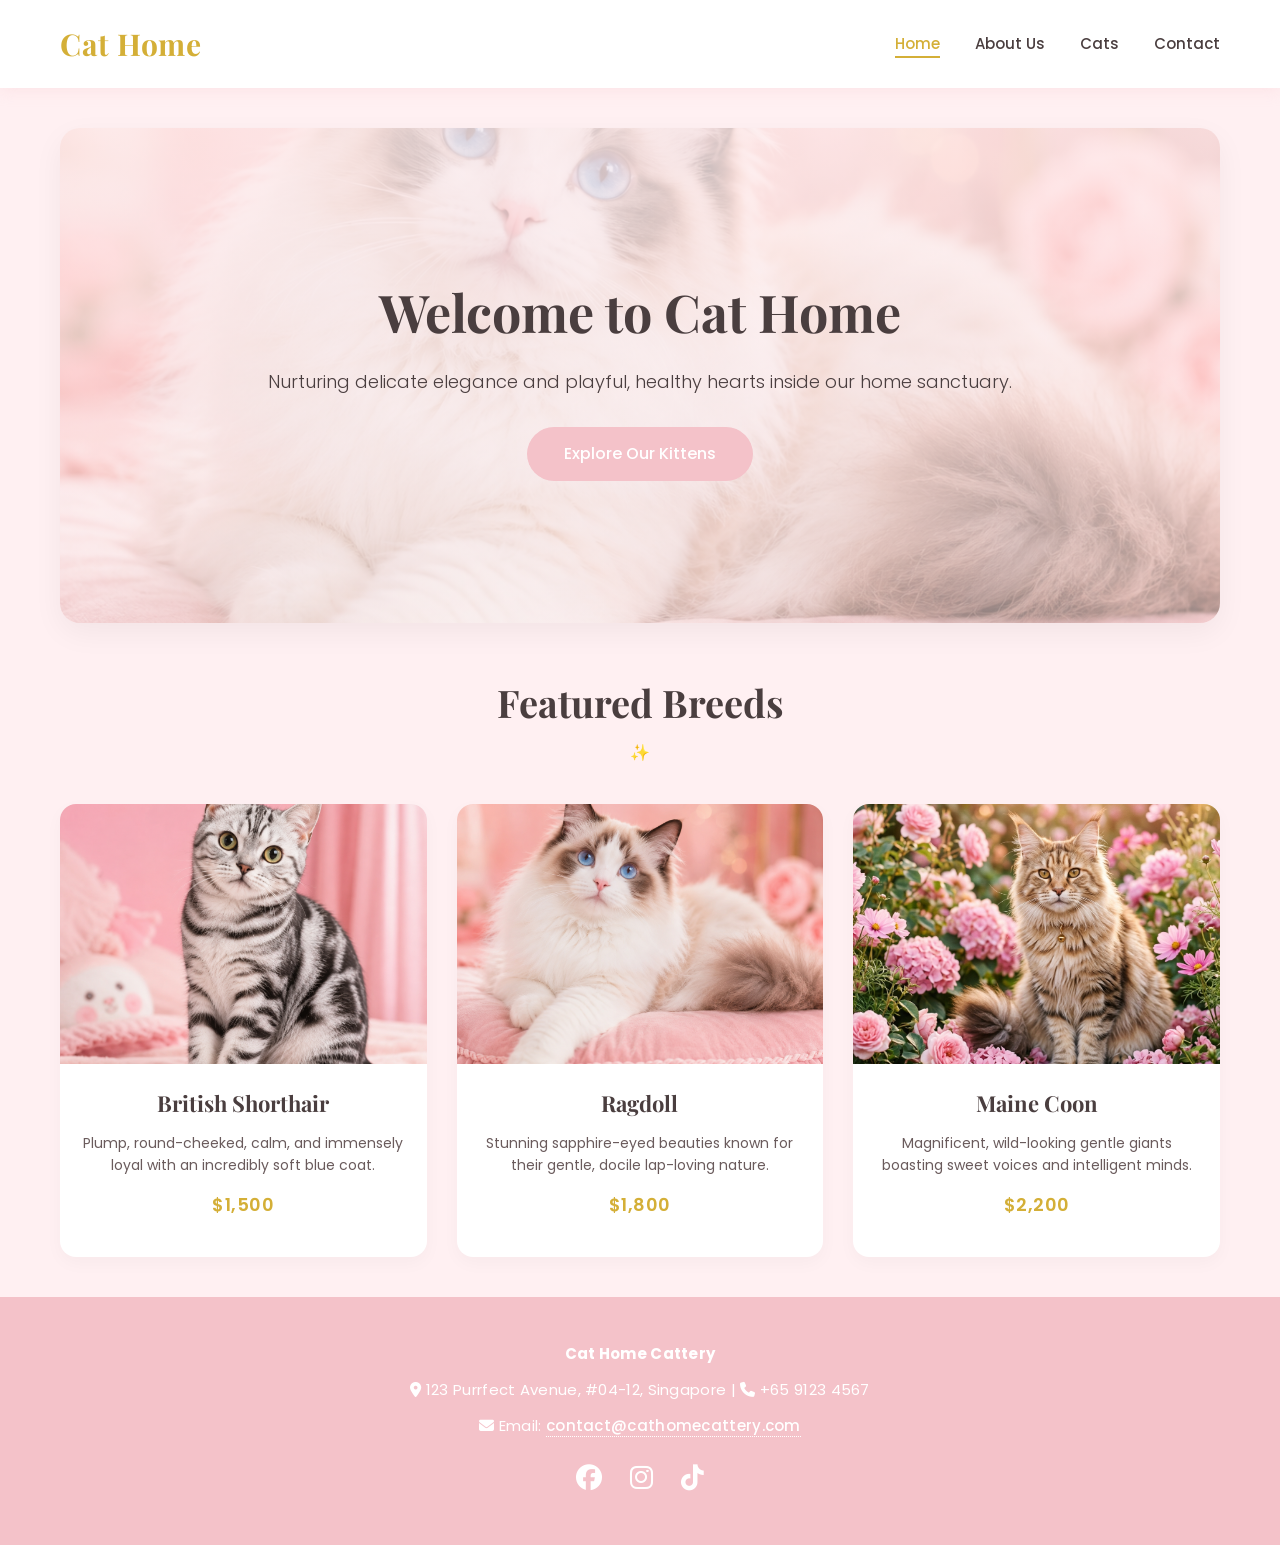
<file: index.html>
<!DOCTYPE html>
<html lang="en">
<head>
    <meta charset="UTF-8">
    <meta name="viewport" content="width=device-width, initial-scale=1.0">
    <title>Cat Home Cattery | Luxury Feline Companions</title>
    <link rel="stylesheet" href="style.css">
    <link rel="stylesheet" href="https://cdnjs.cloudflare.com/ajax/libs/font-awesome/6.5.1/css/all.min.css">
</head>
<body>

    <header>
        <div class="nav-container">
            <div class="logo">
                <h1>Cat Home</h1>
            </div>
            <nav>
                <ul>
                    <li><a href="index.html" class="active">Home</a></li>
                    <li><a href="aboutus.html">About Us</a></li>
                    <li><a href="products.html">Cats</a></li>
                    <li><a href="contactus.html">Contact</a></li>
                </ul>
            </nav>
        </div>
    </header>

    <main>
        <section class="hero">
            <div class="hero-content">
                <h2>Welcome to Cat Home</h2>
                <p>Nurturing delicate elegance and playful, healthy hearts inside our home sanctuary.</p>
                <a href="products.html" class="btn-rounded">Explore Our Kittens</a>
            </div>
        </section>

        <section>
            <h2 class="section-title">Featured Breeds</h2>
            <div class="grid-3-col">
                
                <article class="product-card">
                    <img src="Images/American Shorthair silver tabby cat.png" alt="British Shorthair Blue Cat">
                    <div class="product-card-body">
                        <h3>British Shorthair</h3>
                        <p>Plump, round-cheeked, calm, and immensely loyal with an incredibly soft blue coat.</p>
                        <p class="price">$1,500</p>
                    </div>
                </article>

                <article class="product-card">
                    <img src="Images/Ragdoll cat.png" alt="Ragdoll Cat">
                    <div class="product-card-body">
                        <h3>Ragdoll</h3>
                        <p>Stunning sapphire-eyed beauties known for their gentle, docile lap-loving nature.</p>
                        <p class="price">$1,800</p>
                    </div>
                </article>

                <article class="product-card">
                    <img src="Images/Maine Coon cat.png" alt="Maine Coon Cat">
                    <div class="product-card-body">
                        <h3>Maine Coon</h3>
                        <p>Magnificent, wild-looking gentle giants boasting sweet voices and intelligent minds.</p>
                        <p class="price">$2,200</p>
                    </div>
                </article>

            </div>
        </section>
    </main>

    <footer>
        <div class="footer-inner">
            <p><strong>Cat Home Cattery</strong></p>
            <p><i class="fas fa-map-marker-alt"></i> 123 Purrfect Avenue, #04-12, Singapore | <i class="fas fa-phone"></i> +65 9123 4567</p>
            <p><i class="fas fa-envelope"></i> Email: <a href="mailto:contact@cathomecattery.com">contact@cathomecattery.com</a></p>
            <div class="social-strip">
                <a href="#" target="_blank"><i class="fab fa-facebook"></i></a>
                <a href="#" target="_blank"><i class="fab fa-instagram"></i></a>
                <a href="#" target="_blank"><i class="fab fa-tiktok"></i></a>
            </div>
        </div>
    </footer>

</body>
</html>
</file>
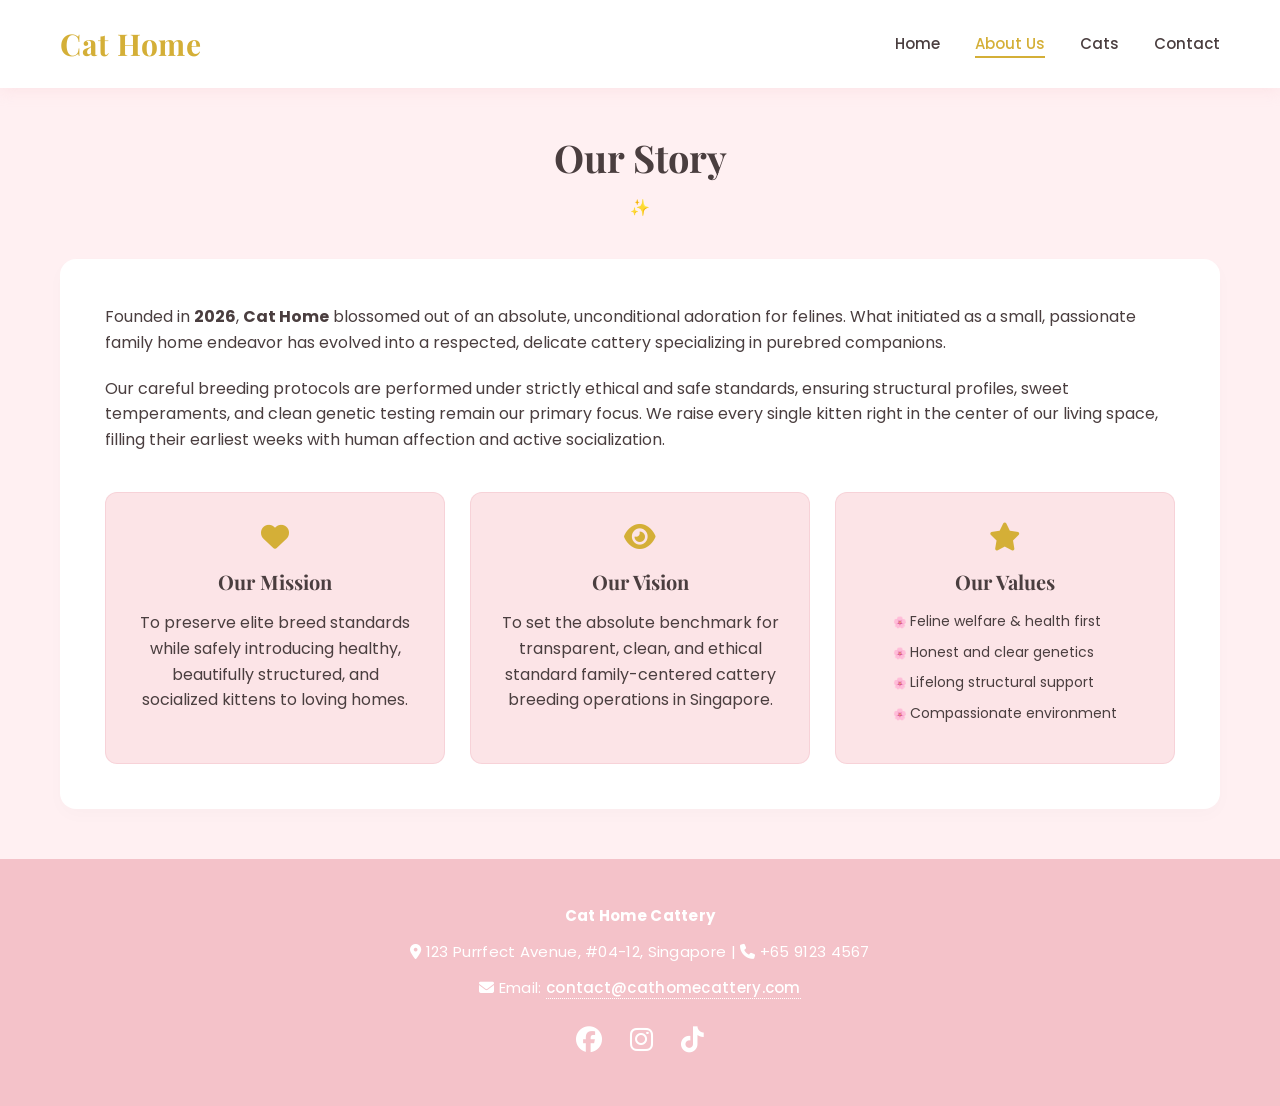
<file: aboutus.html>
<!DOCTYPE html>
<html lang="en">
<head>
    <meta charset="UTF-8">
    <meta name="viewport" content="width=device-width, initial-scale=1.0">
    <title>About Us | Cat Home Cattery</title>
    <link rel="stylesheet" href="style.css">
    <link rel="stylesheet" href="https://cdnjs.cloudflare.com/ajax/libs/font-awesome/6.5.1/css/all.min.css">
</head>
<body>

    <header>
        <div class="nav-container">
            <div class="logo">
                <h1>Cat Home</h1>
            </div>
            <nav>
                <ul>
                    <li><a href="index.html">Home</a></li>
                    <li><a href="aboutus.html" class="active">About Us</a></li>
                    <li><a href="products.html">Cats</a></li>
                    <li><a href="contactus.html">Contact</a></li>
                </ul>
            </nav>
        </div>
    </header>

    <main>
        <h2 class="section-title">Our Story</h2>
        
        <div class="story-wrapper">
            <p>Founded in <strong>2026</strong>, <strong>Cat Home</strong> blossomed out of an absolute, unconditional adoration for felines. What initiated as a small, passionate family home endeavor has evolved into a respected, delicate cattery specializing in purebred companions.</p>
            <p>Our careful breeding protocols are performed under strictly ethical and safe standards, ensuring structural profiles, sweet temperaments, and clean genetic testing remain our primary focus. We raise every single kitten right in the center of our living space, filling their earliest weeks with human affection and active socialization.</p>
            
            <div class="mvv-layout">
                <div class="mvv-card">
                    <i class="fas fa-heart"></i>
                    <h3>Our Mission</h3>
                    <p>To preserve elite breed standards while safely introducing healthy, beautifully structured, and socialized kittens to loving homes.</p>
                </div>
                <div class="mvv-card">
                    <i class="fas fa-eye"></i>
                    <h3>Our Vision</h3>
                    <p>To set the absolute benchmark for transparent, clean, and ethical standard family-centered cattery breeding operations in Singapore.</p>
                </div>
                <div class="mvv-card">
                    <i class="fas fa-star"></i>
                    <h3>Our Values</h3>
                    <ul>
                        <li>Feline welfare & health first</li>
                        <li>Honest and clear genetics</li>
                        <li>Lifelong structural support</li>
                        <li>Compassionate environment</li>
                    </ul>
                </div>
            </div>
        </div>
    </main>

    <footer>
        <div class="footer-inner">
            <p><strong>Cat Home Cattery</strong></p>
            <p><i class="fas fa-map-marker-alt"></i> 123 Purrfect Avenue, #04-12, Singapore | <i class="fas fa-phone"></i> +65 9123 4567</p>
            <p><i class="fas fa-envelope"></i> Email: <a href="mailto:contact@cathomecattery.com">contact@cathomecattery.com</a></p>
            <div class="social-strip">
                <a href="#" target="_blank"><i class="fab fa-facebook"></i></a>
                <a href="#" target="_blank"><i class="fab fa-instagram"></i></a>
                <a href="#" target="_blank"><i class="fab fa-tiktok"></i></a>
            </div>
        </div>
    </footer>

</body>
</html>
</file>
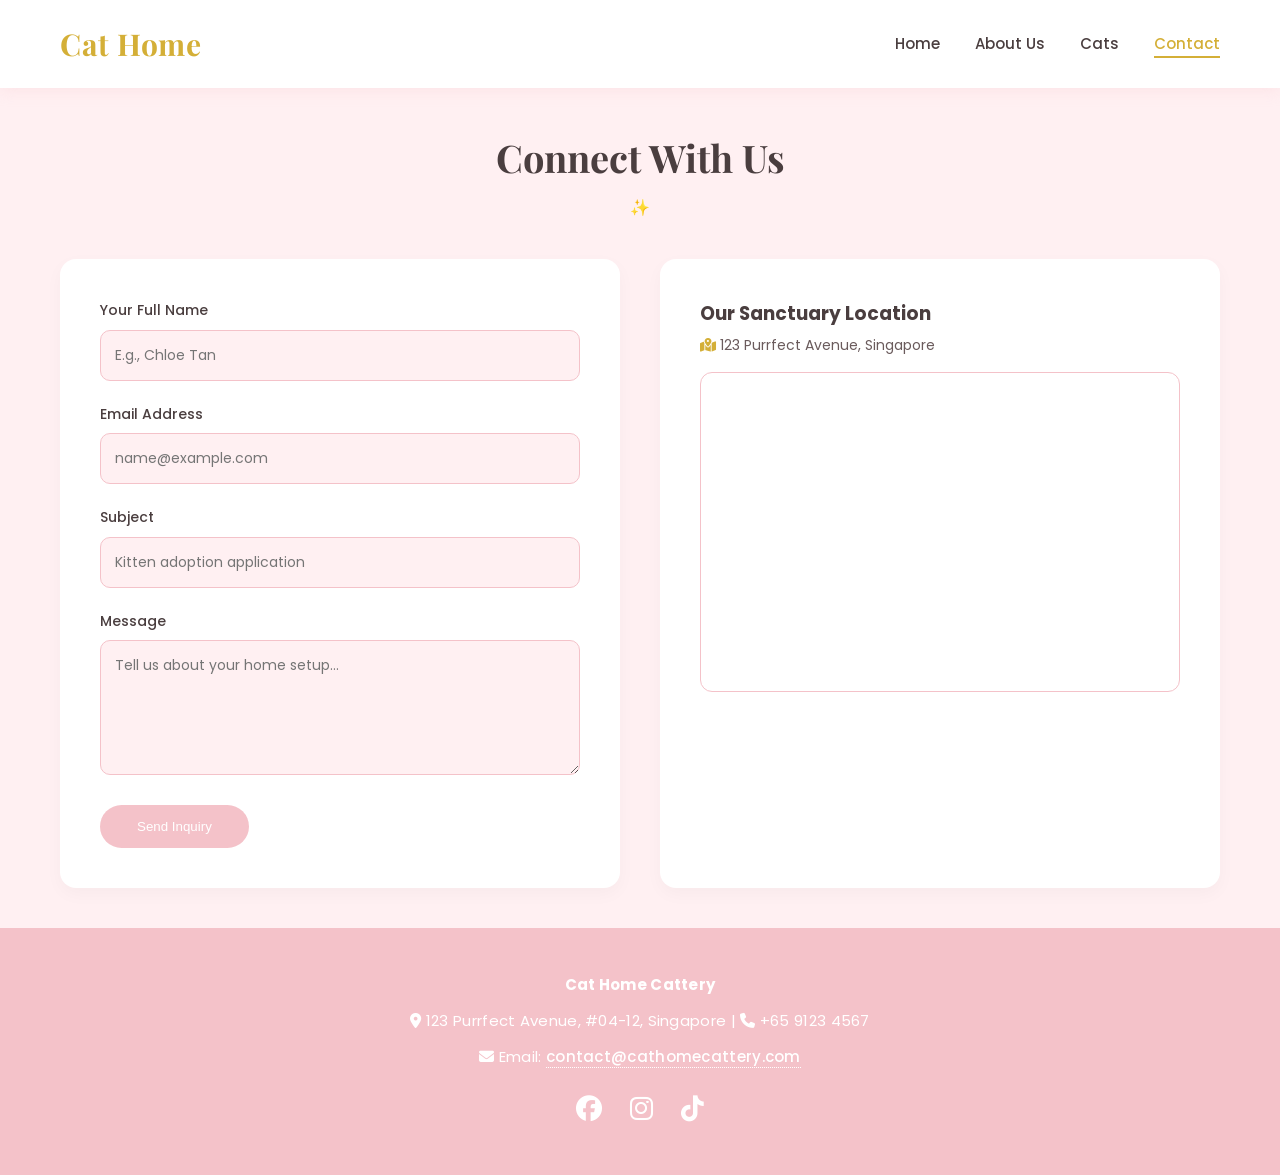
<file: contactus.html>
<!DOCTYPE html>
<html lang="en">
<head>
    <meta charset="UTF-8">
    <meta name="viewport" content="width=device-width, initial-scale=1.0">
    <title>Contact Us | Cat Home Cattery</title>
    <link rel="stylesheet" href="style.css">
    <link rel="stylesheet" href="https://cdnjs.cloudflare.com/ajax/libs/font-awesome/6.5.1/css/all.min.css">
</head>
<body>

    <header>
        <div class="nav-container">
            <div class="logo">
                <h1>Cat Home</h1>
            </div>
            <nav>
                <ul>
                    <li><a href="index.html">Home</a></li>
                    <li><a href="aboutus.html">About Us</a></li>
                    <li><a href="products.html">Cats</a></li>
                    <li><a href="contactus.html" class="active">Contact</a></li>
                </ul>
            </nav>
        </div>
    </header>

    <main>
        <h2 class="section-title">Connect With Us</h2>
        
        <div class="contact-split-view">
            <section class="form-card">
                <form action="#" method="POST">
                    <div class="input-container">
                        <label for="full-name">Your Full Name</label>
                        <input type="text" id="full-name" name="name" placeholder="E.g., Chloe Tan" required>
                    </div>
                    <div class="input-container">
                        <label for="email-address">Email Address</label>
                        <input type="email" id="email-address" name="email" placeholder="name@example.com" required>
                    </div>
                    <div class="input-container">
                        <label for="msg-subject">Subject</label>
                        <input type="text" id="msg-subject" name="subject" placeholder="Kitten adoption application" required>
                    </div>
                    <div class="input-container">
                        <label for="user-message">Message</label>
                        <textarea id="user-message" name="message" rows="5" placeholder="Tell us about your home setup..." required></textarea>
                    </div>
                    <button type="submit" class="btn-rounded">Send Inquiry</button>
                </form>
            </section>

            <section class="map-card">
                <h3>Our Sanctuary Location</h3>
                <p style="font-size: 14px; margin-top: 5px; color: #6a5b5c;">
                    <i class="fas fa-map-marked-alt" style="color: var(--elegant-gold);"></i> 
                    123 Purrfect Avenue, Singapore
                </p>
                <div class="map-wrapper">
                    <iframe src="https://maps.google.com/maps?q=123%20Purrfect%20Avenue,%20Singapore&t=&z=13&ie=UTF8&iwloc=&output=embed"></iframe>
                </div>
            </section>
        </div>
    </main>

    <footer>
        <div class="footer-inner">
            <p><strong>Cat Home Cattery</strong></p>
            <p><i class="fas fa-map-marker-alt"></i> 123 Purrfect Avenue, #04-12, Singapore | <i class="fas fa-phone"></i> +65 9123 4567</p>
            <p><i class="fas fa-envelope"></i> Email: <a href="mailto:contact@cathomecattery.com">contact@cathomecattery.com</a></p>
            <div class="social-strip">
                <a href="#" target="_blank"><i class="fab fa-facebook"></i></a>
                <a href="#" target="_blank"><i class="fab fa-instagram"></i></a>
                <a href="#" target="_blank"><i class="fab fa-tiktok"></i></a>
            </div>
        </div>
    </footer>

</body>
</html>
</file>
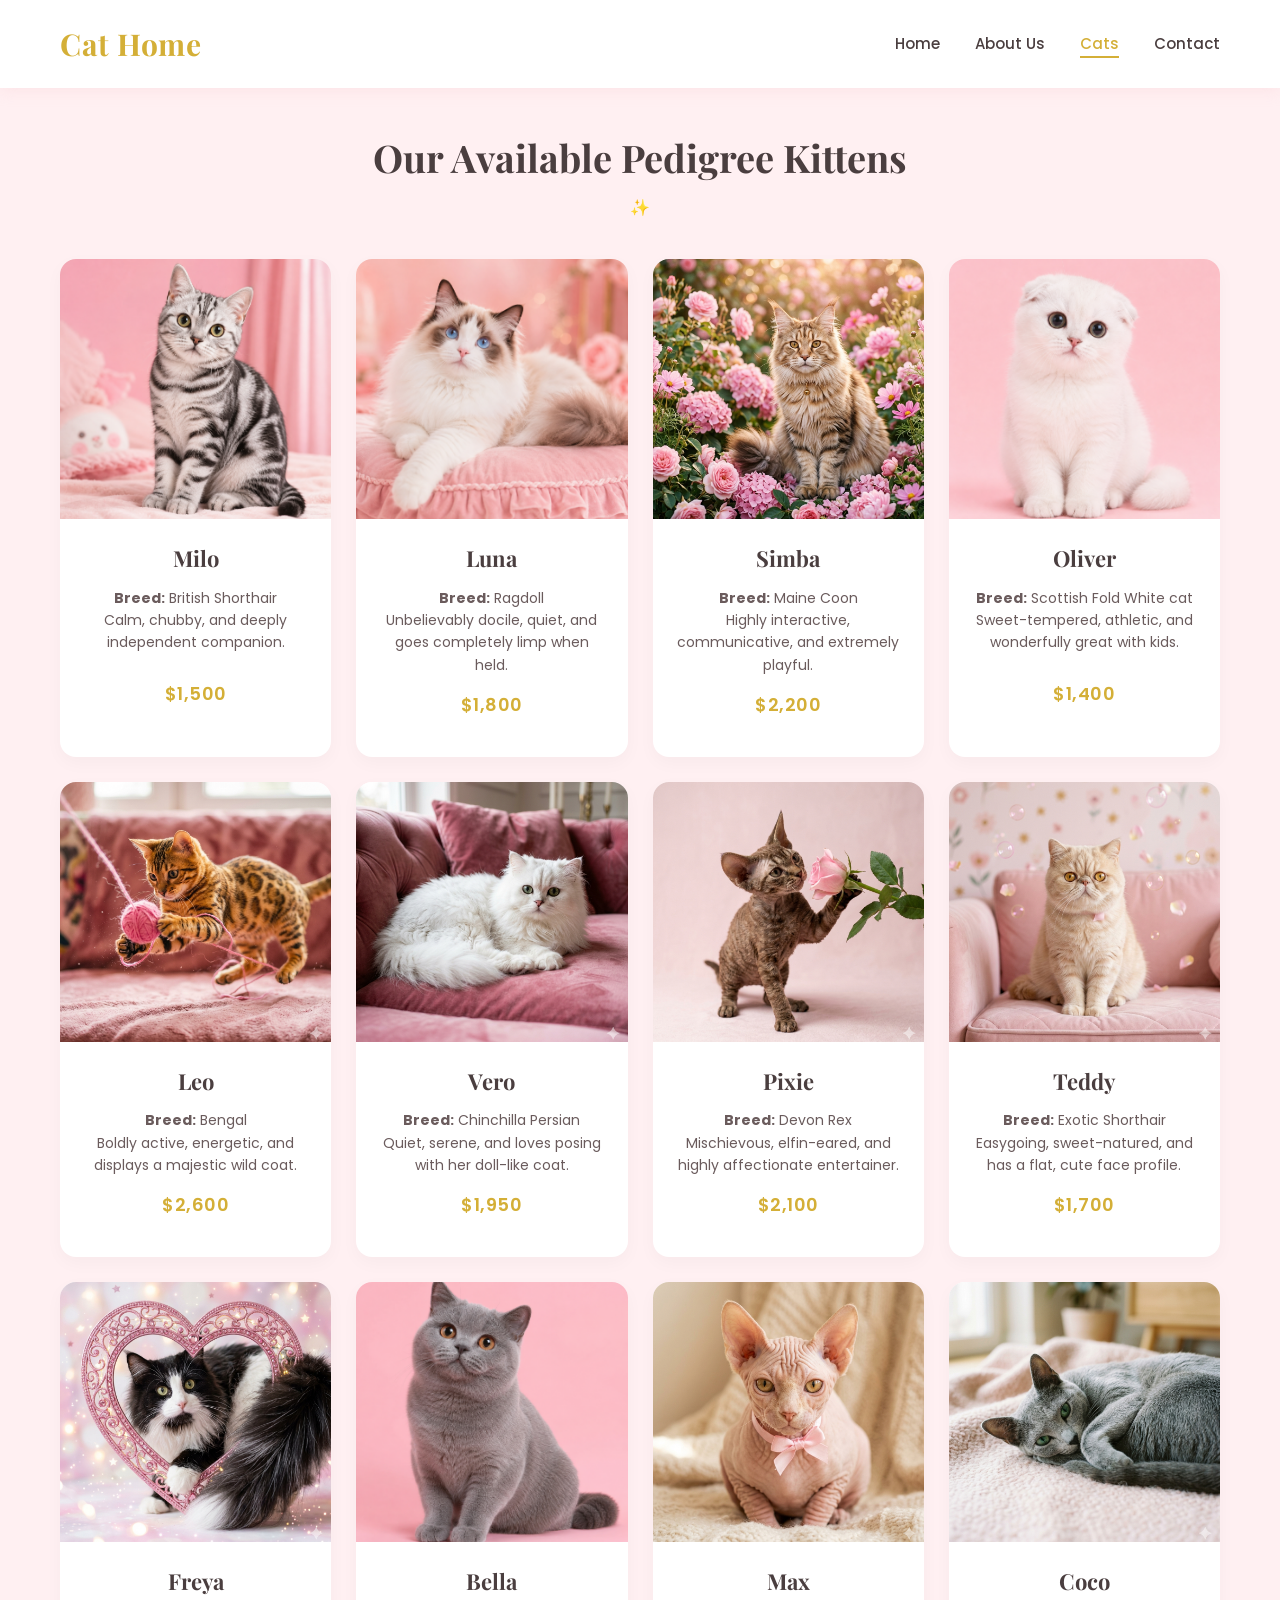
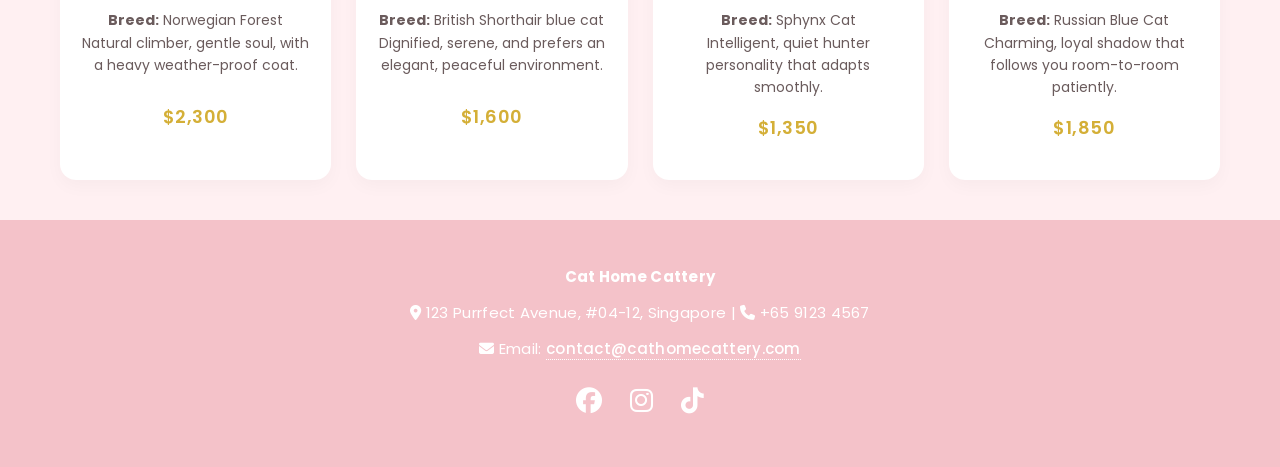
<file: products.html>
<!DOCTYPE html>
<html lang="en">
<head>
    <meta charset="UTF-8">
    <meta name="viewport" content="width=device-width, initial-scale=1.0">
    <title>Our Cats | Cat Home Cattery</title>
    <link rel="stylesheet" href="style.css">
    <link rel="stylesheet" href="https://cdnjs.cloudflare.com/ajax/libs/font-awesome/6.5.1/css/all.min.css">
</head>
<body>

    <header>
        <div class="nav-container">
            <div class="logo">
                <h1>Cat Home</h1>
            </div>
            <nav>
                <ul>
                    <li><a href="index.html">Home</a></li>
                    <li><a href="aboutus.html">About Us</a></li>
                    <li><a href="products.html" class="active">Cats</a></li>
                    <li><a href="contactus.html">Contact</a></li>
                </ul>
            </nav>
        </div>
    </header>

    <main>
        <h2 class="section-title">Our Available Pedigree Kittens</h2>
        
        <div class="grid-4-col">
            
            <article class="product-card">
                <img src="Images/American Shorthair silver tabby cat.png" alt="British Shorthair">
                <div class="product-card-body">
                    <h3>Milo</h3>
                    <p><strong>Breed:</strong> British Shorthair<br>Calm, chubby, and deeply independent companion.</p>
                    <p class="price">$1,500</p>
                </div>
            </article>

            <article class="product-card">
                <img src="Images/Ragdoll cat.png" alt="Ragdoll">
                <div class="product-card-body">
                    <h3>Luna</h3>
                    <p><strong>Breed:</strong> Ragdoll<br>Unbelievably docile, quiet, and goes completely limp when held.</p>
                    <p class="price">$1,800</p>
                </div>
            </article>

            <article class="product-card">
                <img src="Images/Maine Coon cat.png" alt="Maine Coon">
                <div class="product-card-body">
                    <h3>Simba</h3>
                    <p><strong>Breed:</strong> Maine Coon<br>Highly interactive, communicative, and extremely playful.</p>
                    <p class="price">$2,200</p>
                </div>
            </article>

            <article class="product-card">
                <img src="Images/Scottish Fold white cat.png" alt="Scottish Fold White cat">
                <div class="product-card-body">
                    <h3>Oliver</h3>
                    <p><strong>Breed:</strong> Scottish Fold White cat<br>Sweet-tempered, athletic, and wonderfully great with kids.</p>
                    <p class="price">$1,400</p>
                </div>
            </article>

            <article class="product-card">
                <img src="Images/Bengal cat.png" alt="Bengal">
                <div class="product-card-body">
                    <h3>Leo</h3>
                    <p><strong>Breed:</strong> Bengal<br>Boldly active, energetic, and displays a majestic wild coat.</p>
                    <p class="price">$2,600</p>
                </div>
            </article>

            <article class="product-card">
                <img src="Images/Chinchilla Persian cat.png" alt="Chinchilla Persian">
                <div class="product-card-body">
                    <h3>Vero</h3>
                    <p><strong>Breed:</strong> Chinchilla Persian<br>Quiet, serene, and loves posing with her doll-like coat.</p>
                    <p class="price">$1,950</p>
                </div>
            </article>

            <article class="product-card">
                <img src="Images/Devon Rex brown cat.png" alt="Devon Rex">
                <div class="product-card-body">
                    <h3>Pixie</h3>
                    <p><strong>Breed:</strong> Devon Rex<br>Mischievous, elfin-eared, and highly affectionate entertainer.</p>
                    <p class="price">$2,100</p>
                </div>
            </article>

            <article class="product-card">
                <img src="Images/Exotic Shorthair cream color.png" alt="Exotic Shorthair">
                <div class="product-card-body">
                    <h3>Teddy</h3>
                    <p><strong>Breed:</strong> Exotic Shorthair<br>Easygoing, sweet-natured, and has a flat, cute face profile.</p>
                    <p class="price">$1,700</p>
                </div>
            </article>

            <article class="product-card">
                <img src="Images/Norwegian Forest cat.png" alt="Norwegian Forest Cat">
                <div class="product-card-body">
                    <h3>Freya</h3>
                    <p><strong>Breed:</strong> Norwegian Forest<br>Natural climber, gentle soul, with a heavy weather-proof coat.</p>
                    <p class="price">$2,300</p>
                </div>
            </article>

            <article class="product-card">
                <img src="Images/British Shorthair blue cat.png" alt="British Shorthair blue cat">
                <div class="product-card-body">
                    <h3>Bella</h3>
                    <p><strong>Breed:</strong> British Shorthair blue cat<br>Dignified, serene, and prefers an elegant, peaceful environment.</p>
                    <p class="price">$1,600</p>
                </div>
            </article>

            <article class="product-card">
                <img src="Images/Sphynx cat.png" alt="Sphynx Cat">
                <div class="product-card-body">
                    <h3>Max</h3>
                    <p><strong>Breed:</strong> Sphynx Cat<br>Intelligent, quiet hunter personality that adapts smoothly.</p>
                    <p class="price">$1,350</p>
                </div>
            </article>

            <article class="product-card">
                <img src="Images/Russian Blue cat.png" alt="Russian Blue Cat">
                <div class="product-card-body">
                    <h3>Coco</h3>
                    <p><strong>Breed:</strong> Russian Blue Cat<br>Charming, loyal shadow that follows you room-to-room patiently.</p>
                    <p class="price">$1,850</p>
                </div>
            </article>

        </div>
    </main>

    <footer>
        <div class="footer-inner">
            <p><strong>Cat Home Cattery</strong></p>
            <p><i class="fas fa-map-marker-alt"></i> 123 Purrfect Avenue, #04-12, Singapore | <i class="fas fa-phone"></i> +65 9123 4567</p>
            <p><i class="fas fa-envelope"></i> Email: <a href="mailto:contact@cathomecattery.com">contact@cathomecattery.com</a></p>
            <div class="social-strip">
                <a href="#" target="_blank"><i class="fab fa-facebook"></i></a>
                <a href="#" target="_blank"><i class="fab fa-instagram"></i></a>
                <a href="#" target="_blank"><i class="fab fa-tiktok"></i></a>
            </div>
        </div>
    </footer>

</body>
</html>
</file>
<file: style.css>
/* ==========================================================================
   1. FONTS & ROOT DESIGN SYSTEM (Pink, White, Gold)
   ========================================================================== */
@import url('https://fonts.googleapis.com/css2?family=Playfair+Display:ital,wght@0,400..700;1,400..700&family=Poppins:wght@300;400;500;600&display=swap');

:root {
    --bg-light-pink: #FFF0F2;
    --card-pink-accent: #FCE4E7;
    --theme-dark-pink: #F4C2C9;
    --elegant-gold: #D4AF37;
    --text-charcoal: #4A3E3F;
    --pure-white: #FFFFFF;
    --font-serif-heading: 'Playfair Display', serif;
    --font-sans-body: 'Poppins', sans-serif;
}

* {
    margin: 0;
    padding: 0;
    box-sizing: border-box;
}

body {
    font-family: var(--font-sans-body);
    color: var(--text-charcoal);
    background-color: var(--bg-light-pink);
    line-height: 1.6;
}

/* ==========================================================================
   2. HEADER, NAVIGATION & CONSISTENCY
   ========================================================================== */
header {
    background-color: var(--pure-white);
    box-shadow: 0 2px 15px rgba(244, 194, 201, 0.3);
    position: sticky;
    top: 0;
    z-index: 1000;
}

.nav-container {
    max-width: 1200px;
    margin: 0 auto;
    display: flex;
    justify-content: space-between;
    align-items: center;
    padding: 20px;
}

.logo h1 {
    font-family: var(--font-serif-heading);
    color: var(--elegant-gold);
    font-size: 30px;
    letter-spacing: 0.5px;
}

nav ul {
    display: flex;
    list-style: none;
    gap: 35px;
}

nav ul li a {
    text-decoration: none;
    color: var(--text-charcoal);
    font-weight: 500;
    font-size: 15px;
    transition: color 0.3s ease;
    position: relative;
    padding-bottom: 4px;
}

nav ul li a:hover, 
nav ul li a.active {
    color: var(--elegant-gold);
}

nav ul li a::after {
    content: '';
    position: absolute;
    bottom: 0;
    left: 0;
    width: 0;
    height: 2px;
    background-color: var(--elegant-gold);
    transition: width 0.3s ease;
}

nav ul li a:hover::after,
nav ul li a.active::after {
    width: 100%;
}

/* ==========================================================================
   3. SEMANTIC MAIN STRUCTURAL LAYOUT
   ========================================================================== */
main {
    max-width: 1200px;
    margin: 40px auto;
    padding: 0 20px;
    min-height: 70vh;
}

.section-title {
    text-align: center;
    font-family: var(--font-serif-heading);
    font-size: 38px;
    color: var(--text-charcoal);
    margin-bottom: 40px;
}

.section-title::after {
    content: '✨';
    display: block;
    font-size: 16px;
    color: var(--elegant-gold);
    margin-top: 5px;
}

/* ==========================================================================
   4. HERO BANNER
   ========================================================================== */
.hero {
    background: linear-gradient(rgba(255, 240, 242, 0.8), rgba(255, 240, 242, 0.5)), 
                url('Images/Ragdoll cat.png') no-repeat center center/cover;
    border-radius: 20px;
    min-height: 55vh;
    display: flex;
    align-items: center;
    justify-content: center;
    text-align: center;
    padding: 40px;
    margin-bottom: 50px;
    box-shadow: 0 10px 30px rgba(0, 0, 0, 0.05);
}

.hero-content h2 {
    font-family: var(--font-serif-heading);
    font-size: 52px;
    color: var(--text-charcoal);
    margin-bottom: 15px;
}

.hero-content p {
    font-size: 18px;
    margin-bottom: 30px;
    font-weight: 300;
}

/* ROUNDED CORNER BUTTONS */
.btn-rounded {
    display: inline-block;
    padding: 12px 35px;
    background-color: var(--theme-dark-pink);
    color: var(--pure-white);
    text-decoration: none;
    border-radius: 30px;
    font-weight: 500;
    transition: all 0.3s ease;
    border: 2px solid transparent;
    cursor: pointer;
}

.btn-rounded:hover {
    background-color: var(--pure-white);
    color: var(--theme-dark-pink);
    border-color: var(--theme-dark-pink);
    transform: translateY(-3px);
    box-shadow: 0 5px 15px rgba(244, 194, 201, 0.4);
}

/* ==========================================================================
   5. FLEXIBLE GRIDS & PREMIUM CARD STYLING
   ========================================================================== */
.grid-3-col {
    display: grid;
    grid-template-columns: repeat(3, 1fr);
    gap: 30px;
}

.grid-4-col {
    display: grid;
    grid-template-columns: repeat(4, 1fr);
    gap: 25px;
}

.product-card {
    background-color: var(--pure-white);
    border-radius: 16px;
    overflow: hidden;
    box-shadow: 0 6px 18px rgba(0, 0, 0, 0.03);
    transition: transform 0.3s ease, box-shadow 0.3s ease;
    display: flex;
    flex-direction: column;
}

.product-card:hover {
    transform: translateY(-8px);
    box-shadow: 0 12px 25px rgba(244, 194, 201, 0.4);
}

.product-card img {
    width: 100%;
    height: 260px;
    object-fit: cover;
    transition: transform 0.5s ease;
}

.product-card:hover img {
    transform: scale(1.03);
}

.product-card-body {
    padding: 22px;
    text-align: center;
    display: flex;
    flex-direction: column;
    flex-grow: 1;
}

.product-card-body h3 {
    font-family: var(--font-serif-heading);
    font-size: 22px;
    margin-bottom: 10px;
}

.product-card-body p {
    font-size: 14px;
    color: #6a5b5c;
    margin-bottom: 15px;
    flex-grow: 1;
}

.product-card-body .price {
    font-weight: 600;
    color: var(--elegant-gold);
    font-size: 18px;
    letter-spacing: 0.5px;
}

/* ==========================================================================
   6. ABOUT US BRAND ELEMENTS
   ========================================================================== */
.story-wrapper {
    background-color: var(--pure-white);
    padding: 45px;
    border-radius: 16px;
    box-shadow: 0 6px 18px rgba(0, 0, 0, 0.02);
    margin-bottom: 50px;
}

.story-wrapper p {
    font-size: 16px;
    margin-bottom: 20px;
}

.mvv-layout {
    display: grid;
    grid-template-columns: repeat(3, 1fr);
    gap: 25px;
    margin-top: 40px;
}

.mvv-card {
    background-color: var(--card-pink-accent);
    padding: 30px;
    border-radius: 12px;
    text-align: center;
    border: 1px solid rgba(244, 194, 201, 0.5);
}

.mvv-card i {
    font-size: 28px;
    color: var(--elegant-gold);
    margin-bottom: 15px;
}

.mvv-card h3 {
    font-family: var(--font-serif-heading);
    margin-bottom: 12px;
    font-size: 20px;
}

.mvv-card ul {
    list-style-type: none;
    text-align: left;
    display: inline-block;
}

.mvv-card ul li {
    margin-bottom: 8px;
    font-size: 14px;
}

.mvv-card ul li::before {
    content: '🌸 ';
    font-size: 11px;
}

/* ==========================================================================
   7. CONTACT US ELEMENTS
   ========================================================================== */
.contact-split-view {
    display: grid;
    grid-template-columns: 1fr 1fr;
    gap: 40px;
}

.form-card, .map-card {
    background-color: var(--pure-white);
    padding: 40px;
    border-radius: 16px;
    box-shadow: 0 6px 18px rgba(0, 0, 0, 0.03);
}

.input-container {
    margin-bottom: 22px;
}

.input-container label {
    display: block;
    margin-bottom: 8px;
    font-weight: 500;
    font-size: 14px;
}

.input-container input, .input-container textarea {
    width: 100%;
    padding: 14px;
    border: 1px solid var(--theme-dark-pink);
    border-radius: 10px;
    font-family: var(--font-sans-body);
    font-size: 14px;
    background-color: var(--bg-light-pink);
    transition: all 0.3s ease;
}

.input-container input:focus, .input-container textarea:focus {
    outline: none;
    border-color: var(--elegant-gold);
    background-color: var(--pure-white);
    box-shadow: 0 0 8px rgba(212, 175, 231, 0.2);
}

.map-wrapper {
    width: 100%;
    height: 320px;
    border-radius: 12px;
    overflow: hidden;
    margin-top: 15px;
    border: 1px solid var(--theme-dark-pink);
}

.map-wrapper iframe {
    width: 100%;
    height: 100%;
    border: 0;
}

/* ==========================================================================
   8. FOOTER STYLING
   ========================================================================== */
footer {
    background-color: var(--theme-dark-pink);
    color: var(--pure-white);
    padding: 45px 20px;
    text-align: center;
}

.footer-inner {
    max-width: 1200px;
    margin: 0 auto;
}

.footer-inner p {
    margin-bottom: 12px;
    font-size: 15px;
    letter-spacing: 0.3px;
}

.footer-inner a {
    color: var(--pure-white);
    text-decoration: none;
    font-weight: 500;
    border-bottom: 1px dotted var(--pure-white);
    transition: color 0.3s;
}

.footer-inner a:hover {
    color: var(--elegant-gold);
    border-bottom-color: var(--elegant-gold);
}

.social-strip {
    margin-top: 20px;
}

.social-strip a {
    color: var(--pure-white);
    font-size: 26px;
    margin: 0 12px;
    transition: transform 0.3s ease, color 0.3s ease;
    display: inline-block;
    border: none;
}

.social-strip a:hover {
    color: var(--elegant-gold);
    transform: scale(1.2);
}

/* ==========================================================================
   9. RESPONSIVE RENDER SYSTEM
   ========================================================================== */
@media (max-width: 1024px) {
    .grid-4-col {
        grid-template-columns: repeat(2, 1fr);
    }
    .grid-3-col, .mvv-layout {
        grid-template-columns: repeat(2, 1fr);
    }
}

@media (max-width: 768px) {
    .nav-container {
        flex-direction: column;
        gap: 20px;
    }
    .grid-3-col, .grid-4-col, .mvv-layout, .contact-split-view {
        grid-template-columns: 1fr;
    }
    .hero-content h2 {
        font-size: 38px;
    }
}
</file>
